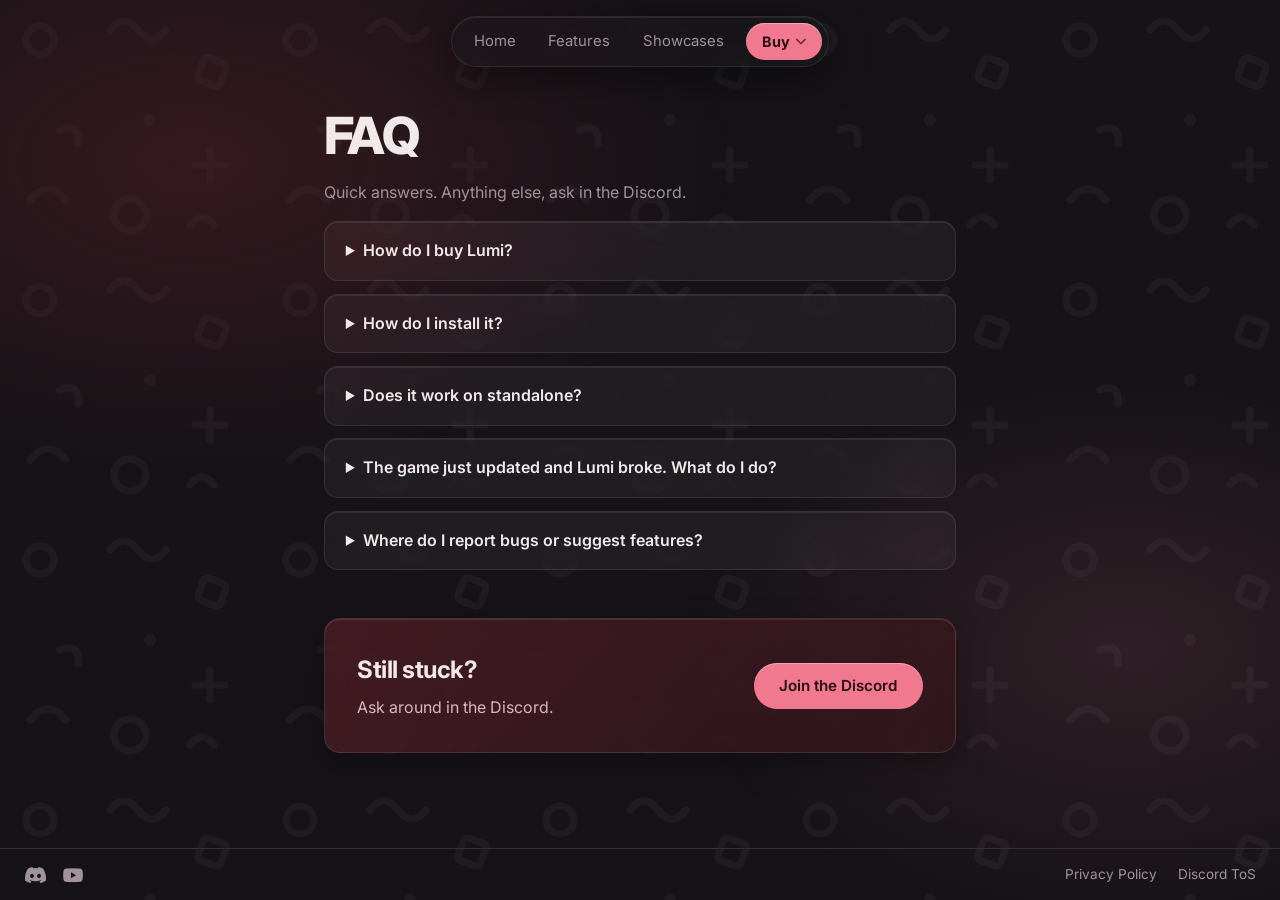
<file: faq.html>
<!DOCTYPE html>
<html lang="en">
<head>
  <meta charset="UTF-8">
  <meta name="viewport" content="width=device-width, initial-scale=1">
  <title>FAQ — Lumi</title>
  <link rel="preconnect" href="https://fonts.googleapis.com">
  <link rel="preconnect" href="https://fonts.gstatic.com" crossorigin>
  <link href="https://fonts.googleapis.com/css2?family=Inter:wght@400;500;600;700;800&display=swap" rel="stylesheet">
  <link rel="stylesheet" href="css/style.css">
  <link rel="stylesheet" href="https://cdnjs.cloudflare.com/ajax/libs/font-awesome/6.7.2/css/all.min.css">
</head>
<body>
  <nav>
    <div class="links">
      <a href="index.html">Home</a>
      <a href="features.html">Features</a>
      <a href="showcases.html">Showcases</a>
    </div>
    <div class="buy" data-buy>
      <button type="button" class="nav-cta buy-trigger" aria-haspopup="menu" aria-expanded="false">
        Buy <i class="fa-solid fa-chevron-down"></i>
      </button>
      <div class="buy-menu" role="menu">
        <a href="https://discord.gg/untitledmenu" role="menuitem">
          <span class="icon"><i class="fa-solid fa-bolt"></i></span>
          <span class="label"><strong>Buy Untitled</strong><span>Stable release</span></span>
        </a>
        <a href="https://discord.gg/untitledmenu" role="menuitem">
          <span class="icon"><i class="fa-solid fa-flask"></i></span>
          <span class="label"><strong>Buy Untitled (Beta)</strong><span>Early features, cutting edge</span></span>
        </a>
      </div>
    </div>
  </nav>

  <main class="prose">
    <h1>FAQ</h1>
    <p class="muted">Quick answers. Anything else, ask in the Discord.</p>

    <details>
      <summary>How do I buy Lumi?</summary>
      <p>Only purchase through reseller.best, anything else is a scam.</p>
    </details>

    <details>
      <summary>How do I install it?</summary>
      <p>Go to wyvern.im/download, and run the loader. Disable antivirus if needed.</p>
    </details>

    <details>
      <summary>Does it work on standalone?</summary>
      <p>Unfortunately, no. However, we plan on implementing it.</p>
    </details>

    <details>
      <summary>The game just updated and Lumi broke. What do I do?</summary>
      <p>Wait for an update. Watch the announcements channel in the Discord.</p>
    </details>

    <details>
      <summary>Where do I report bugs or suggest features?</summary>
      <p>Find the bug & suggestion channels in the Discord and make a post through there.</p>
    </details>

    <div class="band">
      <div>
        <h2>Still stuck?</h2>
        <p>Ask around in the Discord.</p>
      </div>
      <a class="btn btn-primary" href="https://discord.com">Join the Discord</a>
    </div>
  </main>

  <footer>
    <div class="foot-inner">
      <div class="socials">
        <a href="https://discord.com" aria-label="Discord"><i class="fa-brands fa-discord"></i></a>
        <a href="https://youtube.com" aria-label="YouTube"><i class="fa-brands fa-youtube"></i></a>
      </div>
      <div class="links">
        <a href="privacy.html">Privacy Policy</a>
        <a href="https://discord.com/terms">Discord ToS</a>
      </div>
    </div>
  </footer>
  <script>
    document.querySelectorAll('[data-buy]').forEach((el) => {
      const trigger = el.querySelector('.buy-trigger');
      trigger.addEventListener('click', (e) => {
        e.stopPropagation();
        const open = el.dataset.open === 'true';
        document.querySelectorAll('[data-buy]').forEach((o) => { o.dataset.open = 'false'; o.querySelector('.buy-trigger').setAttribute('aria-expanded', 'false'); });
        if (!open) { el.dataset.open = 'true'; trigger.setAttribute('aria-expanded', 'true'); }
      });
    });
    document.addEventListener('click', () => {
      document.querySelectorAll('[data-buy]').forEach((o) => { o.dataset.open = 'false'; o.querySelector('.buy-trigger').setAttribute('aria-expanded', 'false'); });
    });
  </script>
</body>
</html>
</file>
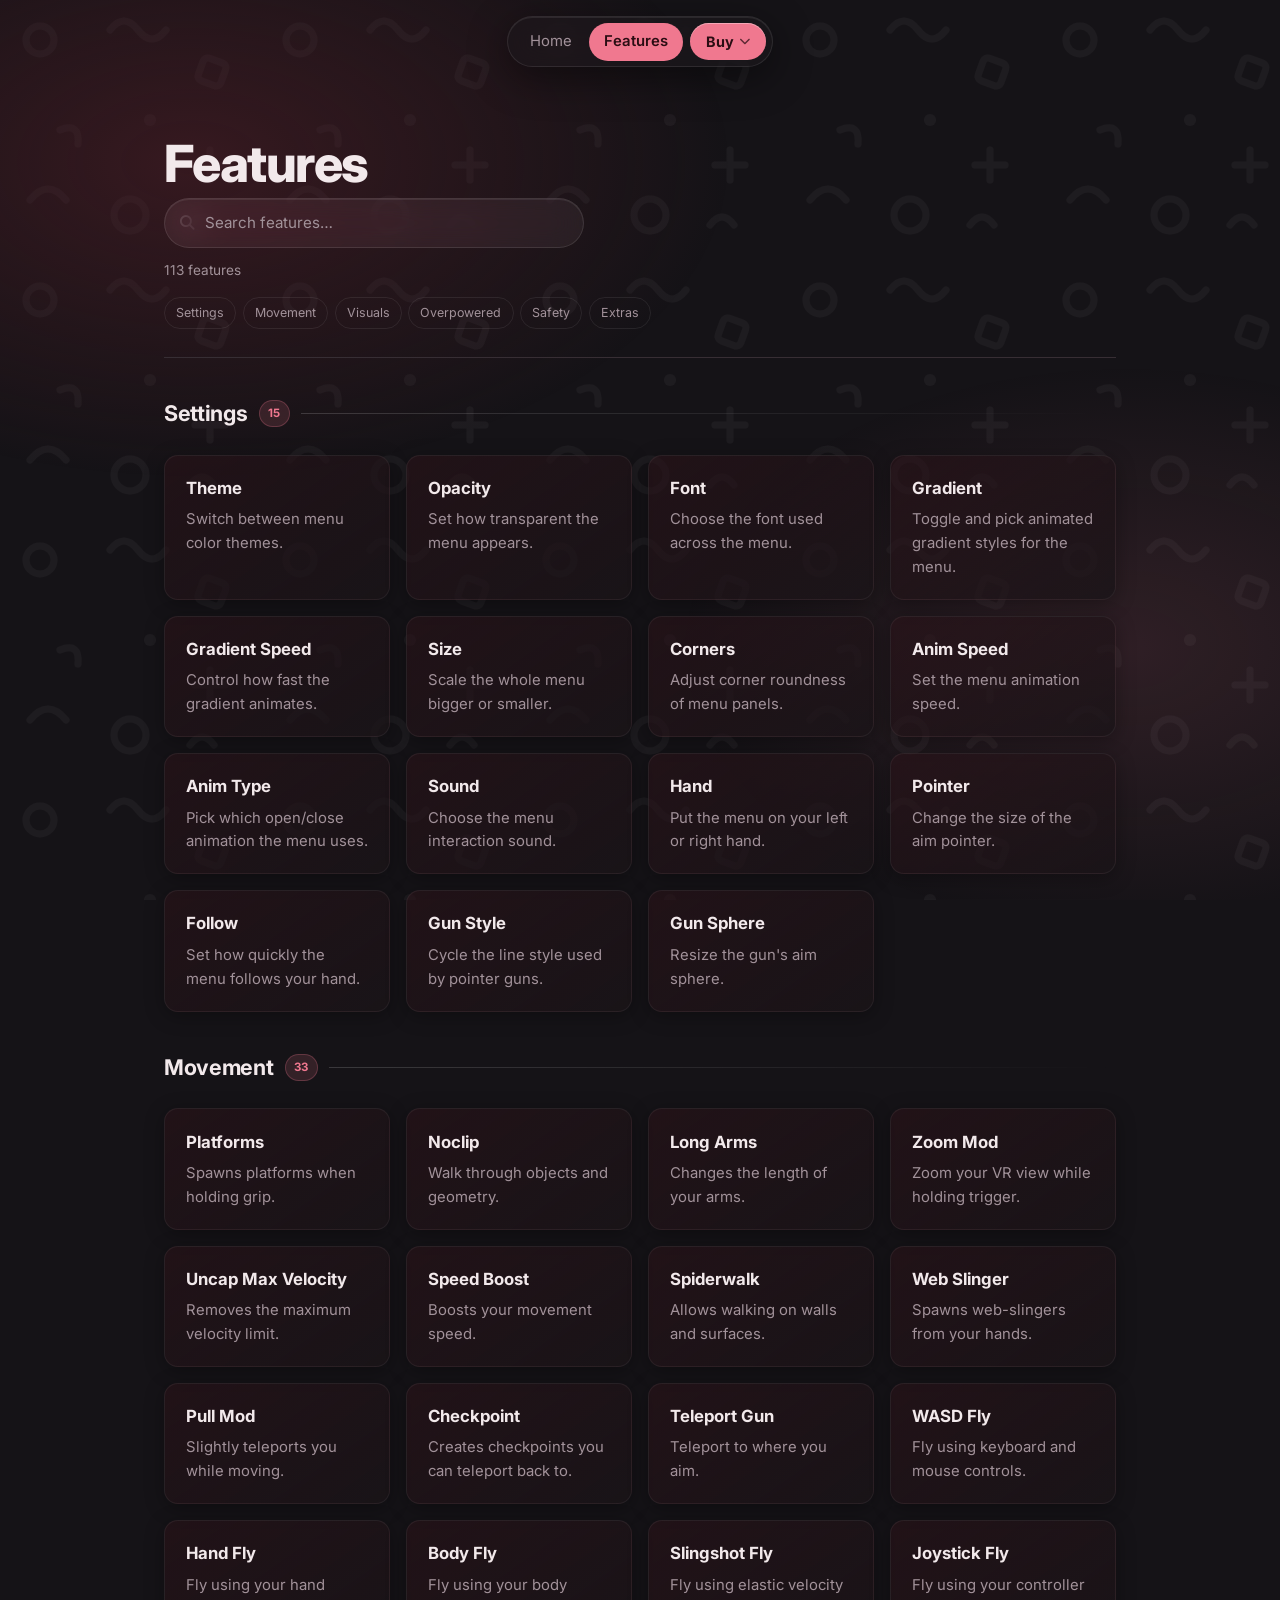
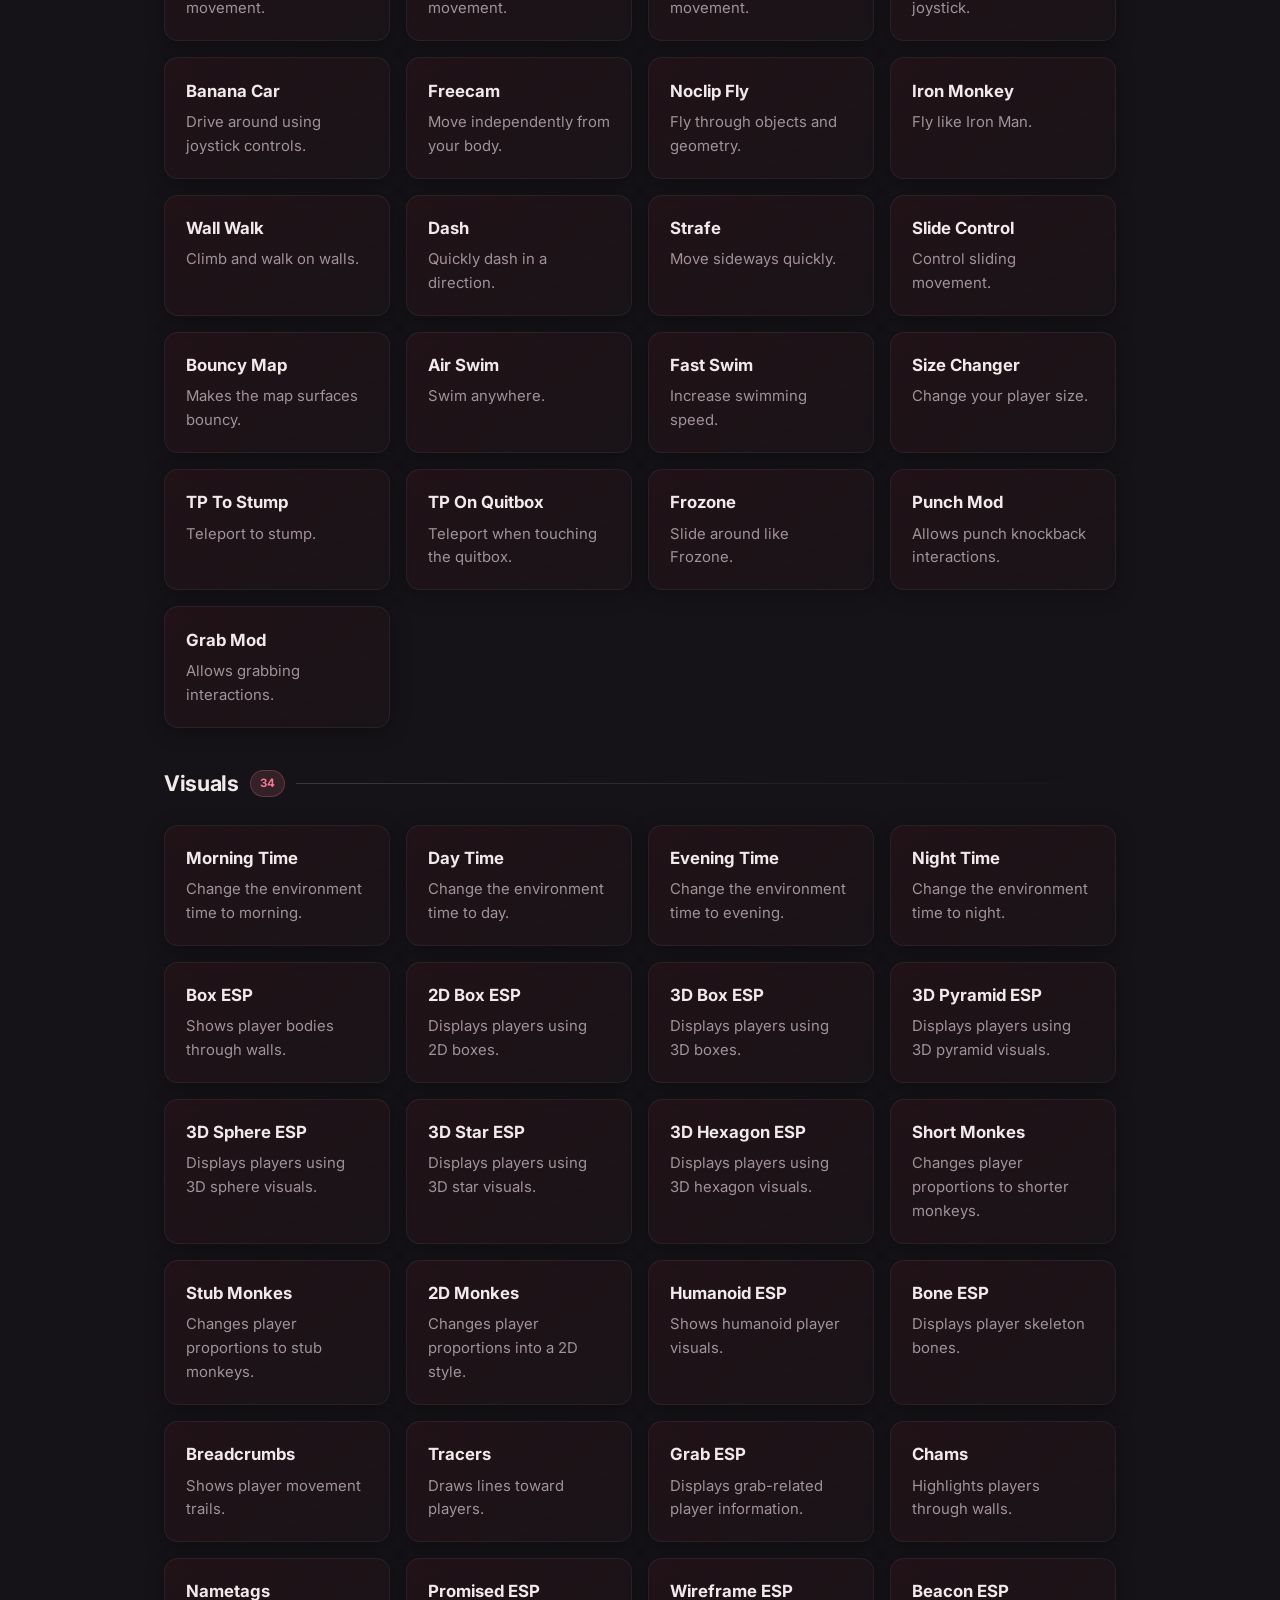
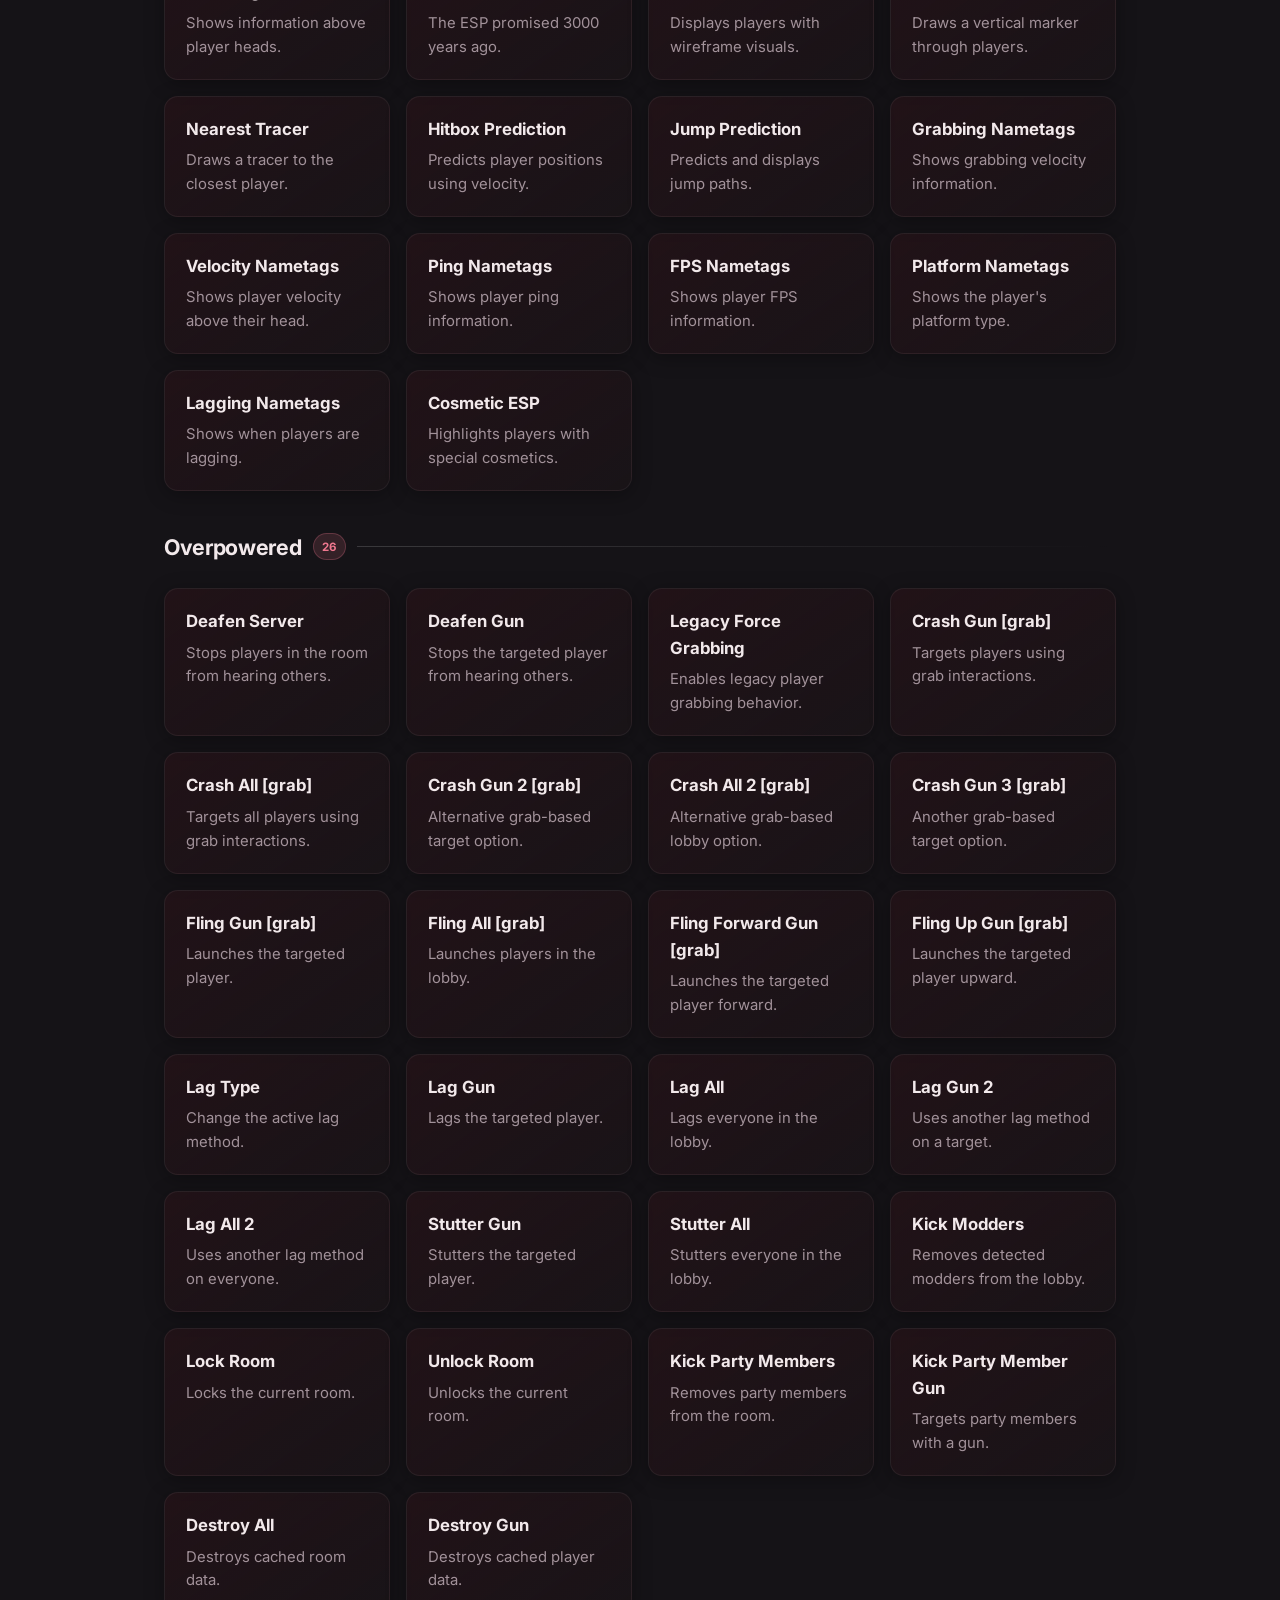
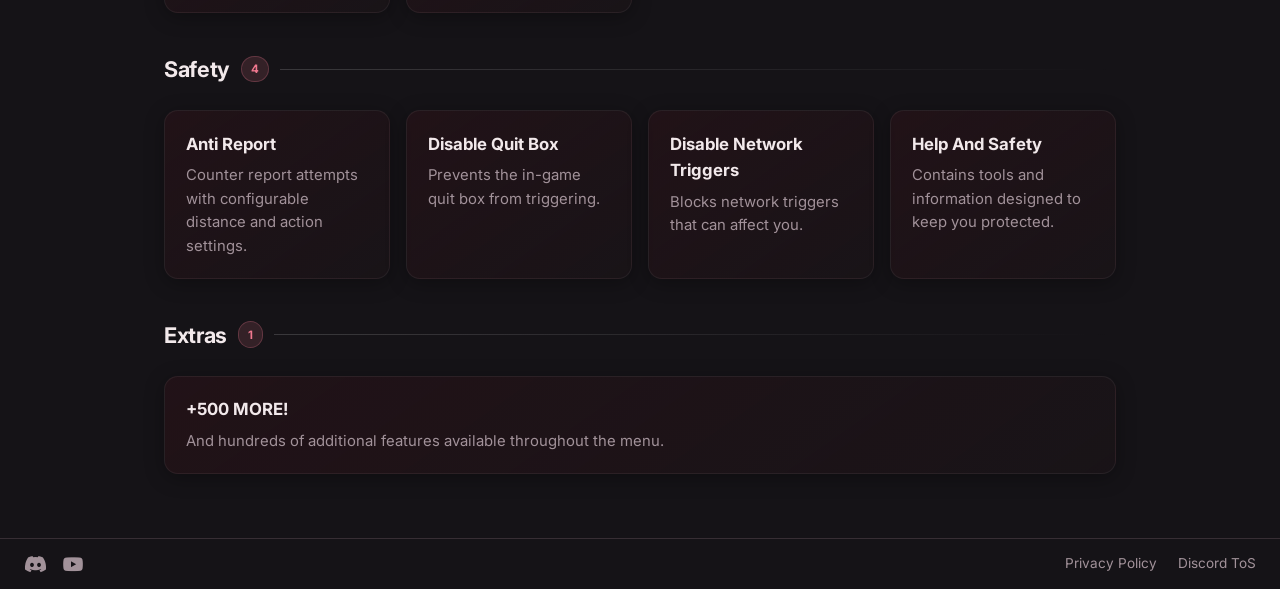
<file: features.html>
<!DOCTYPE html>
<html lang="en">
<head>
  <meta charset="UTF-8">
  <meta name="viewport" content="width=device-width, initial-scale=1">
  <title>Features, Untitled</title>
  <link rel="preconnect" href="https://fonts.googleapis.com">
  <link rel="preconnect" href="https://fonts.gstatic.com" crossorigin>
  <link href="https://fonts.googleapis.com/css2?family=Inter:wght@400;500;600;700;800&display=swap" rel="stylesheet">
  <link rel="stylesheet" href="css/style.css">
  <link rel="stylesheet" href="https://cdnjs.cloudflare.com/ajax/libs/font-awesome/6.7.2/css/all.min.css">
</head>
<body>
 <div id="navbar-container"></div>
<script>
  function initBuyDropdown(){
    if (window.__buyInit) return;
    window.__buyInit = true;
    document.querySelectorAll('[data-buy]').forEach((el) => {
      const trigger = el.querySelector('.buy-trigger');
      if (!trigger) return;
      trigger.addEventListener('click', (e) => {
        e.stopPropagation();
        const open = el.dataset.open === 'true';
        document.querySelectorAll('[data-buy]').forEach((o) => { o.dataset.open = 'false'; if (o.querySelector('.buy-trigger')) o.querySelector('.buy-trigger').setAttribute('aria-expanded', 'false'); });
        if (!open) { el.dataset.open = 'true'; trigger.setAttribute('aria-expanded', 'true'); }
      });
    });
    document.addEventListener('click', () => {
      document.querySelectorAll('[data-buy]').forEach((o) => { o.dataset.open = 'false'; if (o.querySelector('.buy-trigger')) o.querySelector('.buy-trigger').setAttribute('aria-expanded', 'false'); });
    });
    document.addEventListener('keydown', (e) => {
      if (e.key === 'Escape') document.querySelectorAll('[data-buy]').forEach((o) => { o.dataset.open = 'false'; if (o.querySelector('.buy-trigger')) o.querySelector('.buy-trigger').setAttribute('aria-expanded', 'false'); });
    });
  }

  function setActiveNav(){
    const container = document.getElementById('navbar-container');
    if (!container) return;
    const links = container.querySelectorAll('nav .links a');
    const current = location.href.split('/').pop().split('?')[0].split('#')[0] || 'index.html';
    links.forEach(a => {
      const href = a.getAttribute('href');
      if (!href) return a.removeAttribute('aria-current');
      const name = href.split('/').pop();
      if (name.toLowerCase() === current.toLowerCase() || (name === 'index.html' && current === '')) a.setAttribute('aria-current', 'page');
      else a.removeAttribute('aria-current');
    });
  }

  fetch('./navbar.html')
    .then(r => r.text())
    .then(html => {
      document.getElementById('navbar-container').innerHTML = html;
      initBuyDropdown();
      setActiveNav();
    });
</script>

  <main>
    <header class="page-head">
      <h1>Features</h1>
      <div class="search-wrap">
        <i class="fa-solid fa-magnifying-glass" aria-hidden="true"></i>
        <input type="search" id="feature-search" class="search" placeholder="Search features…" aria-label="Search features" autocomplete="off">
      </div>
      <p class="result-count" id="result-count" aria-live="polite"></p>
      <div class="chips" id="chips"></div>
    </header>

    <div id="feature-list"></div>
    <p id="no-results" class="muted" hidden>No features match that search.</p>


  </main>

  <footer>
    <div class="foot-inner">
      <div class="socials">
        <a href="https://discord.com" aria-label="Discord"><i class="fa-brands fa-discord"></i></a>
        <a href="https://youtube.com" aria-label="YouTube"><i class="fa-brands fa-youtube"></i></a>
      </div>
      <div class="links">
        <a href="privacy.html">Privacy Policy</a>
        <a href="https://discord.com/terms">Discord ToS</a>
      </div>
    </div>
  </footer>

  <script>
    const list = document.getElementById('feature-list');
    const search = document.getElementById('feature-search');
    const noResults = document.getElementById('no-results');
    const count = document.getElementById('result-count');
    let data = { categories: [] };

    // wrap matched query text in <mark>, safely
    function highlight(text, q) {
      const frag = document.createDocumentFragment();
      if (!q) {
        frag.append(text);
        return frag;
      }
      const lower = text.toLowerCase();
      let i = 0;
      let hit;
      while ((hit = lower.indexOf(q, i)) !== -1) {
        if (hit > i) frag.append(text.slice(i, hit));
        const mark = document.createElement('mark');
        mark.textContent = text.slice(hit, hit + q.length);
        frag.append(mark);
        i = hit + q.length;
      }
      frag.append(text.slice(i));
      return frag;
    }

    function render(query) {
      const q = query.trim().toLowerCase();
      list.innerHTML = '';
      let shown = 0;
      let step = 0;

      for (const cat of data.categories) {
        const matches = cat.features.filter((f) =>
          !q || f.title.toLowerCase().includes(q) || f.description.toLowerCase().includes(q)
        );
        if (!matches.length) continue;
        shown += matches.length;

        const head = document.createElement('div');
        head.className = 'cat-head enter';
        head.id = 'cat-' + cat.name.toLowerCase().replace(/\s+/g, '-');
        head.style.animationDelay = `${step++ * 35}ms`;
        const h2 = document.createElement('h2');
        h2.textContent = cat.name;
        const badge = document.createElement('span');
        badge.className = 'count';
        badge.textContent = matches.length;
        const rule = document.createElement('span');
        rule.className = 'rule';
        head.append(h2, badge, rule);
        list.appendChild(head);

        const grid = document.createElement('div');
        grid.className = 'grid';
        for (const f of matches) {
          const card = document.createElement('div');
          card.className = 'card enter';
          card.style.animationDelay = `${step++ * 35}ms`;

          const h3 = document.createElement('h3');
          h3.append(highlight(f.title, q));

          const p = document.createElement('p');
          p.append(highlight(f.description, q));

          card.append(h3, p);
          grid.appendChild(card);
        }
        list.appendChild(grid);
      }

      noResults.hidden = shown > 0;
      count.textContent = q
        ? `${shown} feature${shown === 1 ? '' : 's'} match "${query.trim()}"`
        : `${shown} features`;
    }

    function renderChips() {
      const chips = document.getElementById('chips');
      chips.innerHTML = '';
      for (const cat of data.categories) {
        const a = document.createElement('a');
        a.href = '#cat-' + cat.name.toLowerCase().replace(/\s+/g, '-');
        a.textContent = cat.name;
        chips.appendChild(a);
      }
    }

    fetch('features.json')
      .then((r) => r.json())
      .then((json) => { data = json; renderChips(); render(''); })
      .catch(() => {
        noResults.textContent = 'Could not load features';
        noResults.hidden = false;
      });

    let debounce;
    search.addEventListener('input', () => {
      clearTimeout(debounce);
      debounce = setTimeout(() => render(search.value), 90);
    });

    // buy dropdown: initialization is handled by `initBuyDropdown()` called after navbar injection
  </script>
</body>
</html>
</file>
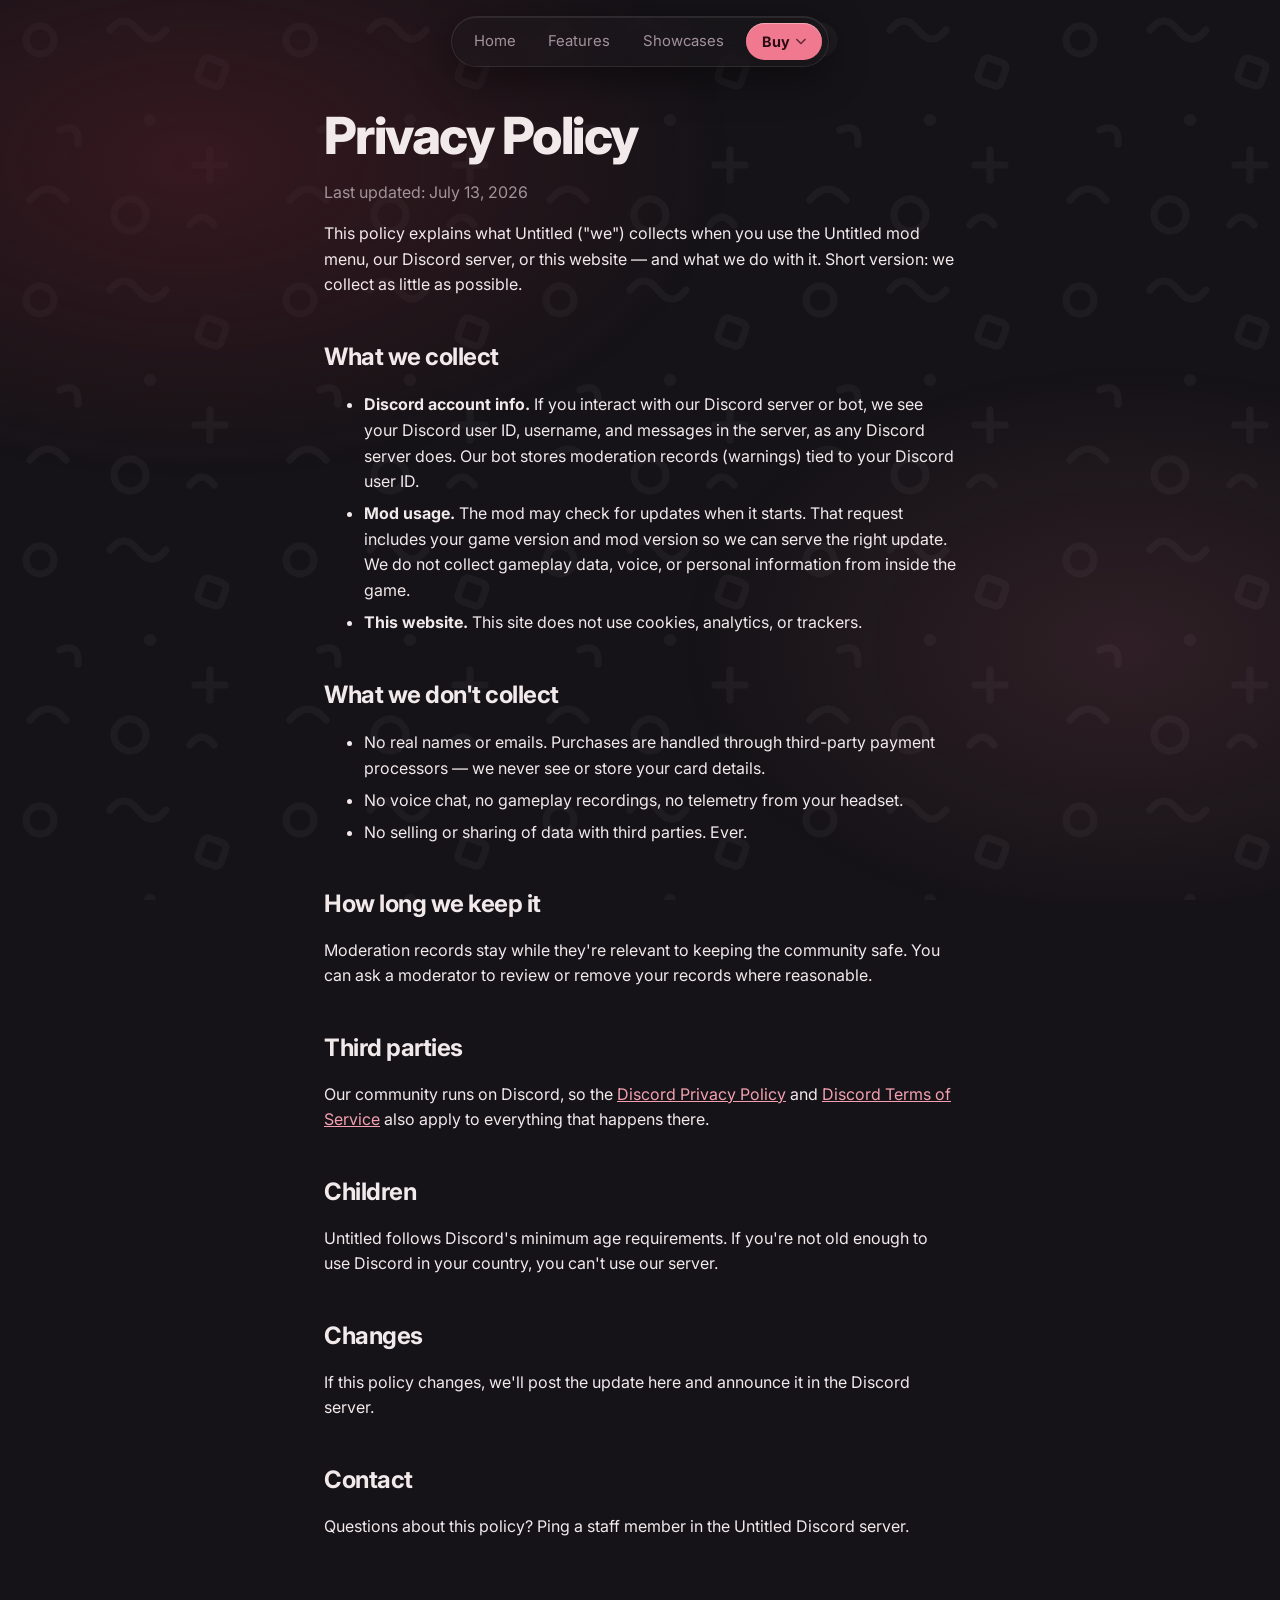
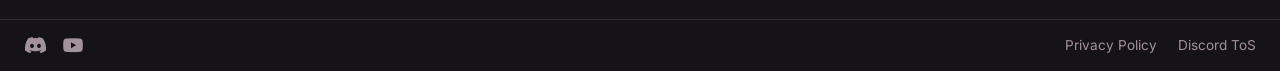
<file: privacy.html>
<!DOCTYPE html>
<html lang="en">
<head>
  <meta charset="UTF-8">
  <meta name="viewport" content="width=device-width, initial-scale=1">
  <title>Privacy Policy, Untitled</title>
  <link rel="preconnect" href="https://fonts.googleapis.com">
  <link rel="preconnect" href="https://fonts.gstatic.com" crossorigin>
  <link href="https://fonts.googleapis.com/css2?family=Inter:wght@400;500;600;700;800&display=swap" rel="stylesheet">
  <link rel="stylesheet" href="css/style.css">
  <link rel="stylesheet" href="https://cdnjs.cloudflare.com/ajax/libs/font-awesome/6.7.2/css/all.min.css">
</head>
<body>
  <nav>
    <div class="links">
      <a href="index.html">Home</a>
      <a href="features.html">Features</a>
      <a href="showcases.html">Showcases</a>
    </div>
    <div class="buy" data-buy>
      <button type="button" class="nav-cta buy-trigger" aria-haspopup="menu" aria-expanded="false">
        Buy <i class="fa-solid fa-chevron-down"></i>
      </button>
      <div class="buy-menu" role="menu">
        <a href="https://discord.gg/untitledmenu" role="menuitem">
          <span class="icon"><i class="fa-solid fa-bolt"></i></span>
          <span class="label"><strong>Buy Untitled</strong><span>Stable release</span></span>
        </a>
        <a href="https://discord.gg/untitledmenu" role="menuitem">
          <span class="icon"><i class="fa-solid fa-flask"></i></span>
          <span class="label"><strong>Buy Untitled (Beta)</strong><span>Early features, cutting edge</span></span>
        </a>
      </div>
    </div>
  </nav>

  <main class="prose">
    <h1>Privacy Policy</h1>
    <p class="muted">Last updated: July 13, 2026</p>

    <p>This policy explains what Untitled ("we") collects when you use the Untitled mod menu, our Discord server, or this website — and what we do with it. Short version: we collect as little as possible.</p>

    <h2>What we collect</h2>
    <ul>
      <li><strong>Discord account info.</strong> If you interact with our Discord server or bot, we see your Discord user ID, username, and messages in the server, as any Discord server does. Our bot stores moderation records (warnings) tied to your Discord user ID.</li>
      <li><strong>Mod usage.</strong> The mod may check for updates when it starts. That request includes your game version and mod version so we can serve the right update. We do not collect gameplay data, voice, or personal information from inside the game.</li>
      <li><strong>This website.</strong> This site does not use cookies, analytics, or trackers.</li>
    </ul>

    <h2>What we don't collect</h2>
    <ul>
      <li>No real names or emails. Purchases are handled through third-party payment processors — we never see or store your card details.</li>
      <li>No voice chat, no gameplay recordings, no telemetry from your headset.</li>
      <li>No selling or sharing of data with third parties. Ever.</li>
    </ul>

    <h2>How long we keep it</h2>
    <p>Moderation records stay while they're relevant to keeping the community safe. You can ask a moderator to review or remove your records where reasonable.</p>

    <h2>Third parties</h2>
    <p>Our community runs on Discord, so the <a href="https://discord.com/privacy">Discord Privacy Policy</a> and <a href="https://discord.com/terms">Discord Terms of Service</a> also apply to everything that happens there.</p>

    <h2>Children</h2>
    <p>Untitled follows Discord's minimum age requirements. If you're not old enough to use Discord in your country, you can't use our server.</p>

    <h2>Changes</h2>
    <p>If this policy changes, we'll post the update here and announce it in the Discord server.</p>

    <h2>Contact</h2>
    <p>Questions about this policy? Ping a staff member in the Untitled Discord server.</p>
  </main>

  <footer>
    <div class="foot-inner">
      <div class="socials">
        <a href="https://discord.com" aria-label="Discord"><i class="fa-brands fa-discord"></i></a>
        <a href="https://youtube.com" aria-label="YouTube"><i class="fa-brands fa-youtube"></i></a>
      </div>
      <div class="links">
        <a href="privacy.html">Privacy Policy</a>
        <a href="https://discord.com/terms">Discord ToS</a>
      </div>
    </div>
  </footer>
  <script>
    document.querySelectorAll('[data-buy]').forEach((el) => {
      const trigger = el.querySelector('.buy-trigger');
      trigger.addEventListener('click', (e) => {
        e.stopPropagation();
        const open = el.dataset.open === 'true';
        document.querySelectorAll('[data-buy]').forEach((o) => { o.dataset.open = 'false'; o.querySelector('.buy-trigger').setAttribute('aria-expanded', 'false'); });
        if (!open) { el.dataset.open = 'true'; trigger.setAttribute('aria-expanded', 'true'); }
      });
    });
    document.addEventListener('click', () => {
      document.querySelectorAll('[data-buy]').forEach((o) => { o.dataset.open = 'false'; o.querySelector('.buy-trigger').setAttribute('aria-expanded', 'false'); });
    });
  </script>
</body>
</html>
</file>
<file: css/style.css>
html { font-size: 100%; }

:root {
  --ink: #151317;
  --card: #201c20;
  --wine: #521e27;
  --wine-deep: #3a151c;
  --rose: #f0788f;
  --rose-soft: #f4a0b0;
  --text: #f2e9eb;
  --muted: #a2929a;
  --line: #372e34;
  --radius: 12px;
}

* { box-sizing: border-box; }

body {
  margin: 0;
  min-height: 100vh;
  display: flex;
  flex-direction: column;
  color: var(--text);
  font-family: "Inter", system-ui, sans-serif;
  line-height: 1.6;
  background-color: var(--ink);
  /* memphis doodles over the whole site, like the banner */
  background-image: url("data:image/svg+xml,%3Csvg xmlns='http://www.w3.org/2000/svg' width='260' height='260' viewBox='0 0 260 260'%3E%3Cg fill='none' stroke='%23ffffff' stroke-opacity='0.04' stroke-width='7' stroke-linecap='round'%3E%3Ccircle cx='40' cy='40' r='14'/%3E%3Cpath d='M110 30 q14 -18 28 0 q14 18 28 0'/%3E%3Crect x='200' y='60' width='24' height='24' rx='5' transform='rotate(20 212 72)'/%3E%3Cpath d='M60 130 q20 -8 18 14'/%3E%3Ccircle cx='150' cy='120' r='6' fill='%23ffffff' fill-opacity='0.04' stroke='none'/%3E%3Cpath d='M210 150 v30 M195 165 h30'/%3E%3Cpath d='M30 200 q18 -22 36 0'/%3E%3Ccircle cx='130' cy='215' r='16'/%3E%3Cpath d='M190 225 q12 -16 24 0'/%3E%3C/g%3E%3C/svg%3E");
  background-attachment: fixed;
}

/* ambient wine light so the glass has something to refract */
body::before {
  content: "";
  position: fixed;
  inset: 0;
  z-index: -1;
  pointer-events: none;
  background:
    radial-gradient(60vw 50vh at 15% 18%, rgba(82, 30, 39, 0.55), transparent 70%),
    radial-gradient(50vw 45vh at 88% 72%, rgba(240, 120, 143, 0.12), transparent 70%);
}

a { color: var(--rose-soft); }

/* ---------- floating glass nav ---------- */
nav {
  position: sticky;
  top: 1rem;
  z-index: 20;
  width: fit-content;
  max-width: calc(100% - 2rem);
  margin: 1rem auto 0;
  padding: 0.35rem 0.4rem;
  border-radius: 999px;
  display: flex;
  align-items: center;
  gap: 0.4rem;
  background: rgba(28, 24, 28, 0.6);
  border: 1px solid rgba(255, 255, 255, 0.09);
  backdrop-filter: blur(18px) saturate(1.6);
  -webkit-backdrop-filter: blur(18px) saturate(1.6);
  box-shadow:
    inset 0 1px 0 rgba(255, 255, 255, 0.08),
    0 10px 40px rgba(0, 0, 0, 0.45);
}

nav .links {
  display: flex;
  gap: 0.15rem;
  align-items: center;
  font-size: 0.93rem;
  flex-wrap: wrap;
}

nav .links a {
  color: var(--muted);
  text-decoration: none;
  padding: 0.45rem 0.95rem;
  border-radius: 999px;
  transition: color 0.18s ease, background 0.18s ease;
  position: relative;
}

nav .nav-cta {
  display: inline-flex;
  align-items: center;
  gap: 0.35rem;
  padding: 0.45rem 0.95rem 0.45rem 1rem;
  border-radius: 999px;
  background: var(--rose);
  color: #2a0d13;
  font-weight: 700;
  font-size: 0.9rem;
  text-decoration: none;
  border: none;
  cursor: pointer;
  box-shadow: inset 0 1px 0 rgba(255, 255, 255, 0.35);
  transition: background 0.18s ease, transform 0.18s ease;
}

nav .nav-cta:hover { background: var(--rose-soft); transform: translateY(-1px); }
nav .nav-cta .fa-chevron-down { font-size: 0.7rem; opacity: 0.75; }

nav .links a:hover,
nav .links a:focus-visible {
  color: var(--text);
  background: rgba(255, 255, 255, 0.06);
}

/* pill marking the page you're on */
nav .links a[aria-current="page"] {
  color: #2a0d13;
  font-weight: 600;
  background: var(--rose);
}

/* ---------- shared layout ---------- */
main {
  flex: 1;
  width: 100%;
  max-width: 1000px;
  margin: 0 auto;
  padding: 2.5rem 1.5rem 4rem;
}

h1 {
  font-size: clamp(2.2rem, 6vw, 3.2rem);
  font-weight: 800;
  letter-spacing: -0.03em;
  line-height: 1.1;
  margin: 0 0 1rem;
}

h2 {
  font-size: 1.5rem;
  font-weight: 700;
  letter-spacing: -0.02em;
  color: var(--text);
  margin: 2.5rem 0 0.9rem;
}

p { margin: 0 0 1rem; }

.muted { color: var(--muted); }

.accent { color: var(--rose); }

/* ---------- buttons ---------- */
.btn {
  display: inline-flex;
  align-items: center;
  justify-content: center;
  line-height: 1;
  padding: 0 1.6rem;
  height: 2.9rem;
  border-radius: 999px;
  font-weight: 600;
  font-size: 0.95rem;
  text-decoration: none;
  white-space: nowrap;
  transition: transform 0.18s ease, background 0.18s ease, border-color 0.18s ease;
}

.btn:hover { transform: translateY(-2px); }

/* ---------- search ---------- */
.search {
  width: 100%;
  max-width: 420px;
  margin-top: 0.5rem;
  padding: 0.75rem 1.1rem;
  border-radius: 999px;
  border: 1px solid rgba(255, 255, 255, 0.1);
  background: rgba(255, 255, 255, 0.05);
  backdrop-filter: blur(16px) saturate(1.4);
  -webkit-backdrop-filter: blur(16px) saturate(1.4);
  box-shadow: inset 0 1px 0 rgba(255, 255, 255, 0.08);
  color: var(--text);
  font: inherit;
  font-size: 0.95rem;
}

.search::placeholder { color: var(--muted); }

.search {
  transition: border-color 0.2s ease, box-shadow 0.2s ease, max-width 0.25s ease;
}

.search:focus {
  outline: none;
  border-color: var(--rose);
  box-shadow: 0 0 0 3px rgba(240, 120, 143, 0.15);
  max-width: 480px;
}

.btn:focus-visible { outline: 3px solid var(--rose-soft); outline-offset: 3px; }

.btn-primary {
  background: var(--rose);
  color: #2a0d13;
  box-shadow: inset 0 1px 0 rgba(255, 255, 255, 0.35);
}

.btn-primary:hover { background: var(--rose-soft); }

/* glass pill, matches the nav and cards */
.btn-ghost {
  background: rgba(255, 255, 255, 0.05);
  border: 1px solid rgba(255, 255, 255, 0.12);
  backdrop-filter: blur(14px) saturate(1.4);
  -webkit-backdrop-filter: blur(14px) saturate(1.4);
  box-shadow: inset 0 1px 0 rgba(255, 255, 255, 0.08);
  color: var(--text);
}

.btn-ghost:hover {
  background: rgba(255, 255, 255, 0.09);
  border-color: rgba(240, 120, 143, 0.5);
}

.cta-row { display: flex; flex-wrap: wrap; gap: 0.8rem; margin-top: 1.8rem; }

/* ---------- home hero ---------- */
.hero {
  display: grid;
  grid-template-columns: 1.2fr 0.8fr;
  align-items: center;
  gap: 2rem;
  padding: 2.5rem 0 1rem;
}

.hero h1 {
  font-size: clamp(3.5rem, 10vw, 6rem);
  color: var(--rose);
  margin: 0;
}

.hero .tagline {
  font-size: clamp(1.15rem, 3vw, 1.5rem);
  font-weight: 500;
  margin: 0.6rem 0 0;
}

.hero .sub { margin-top: 0.8rem; max-width: 44ch; color: var(--muted); }

.hero img {
  width: min(300px, 65vw);
  height: auto;
  justify-self: center;
  user-select: none;
  -webkit-user-select: none;
  -webkit-user-drag: none;
  pointer-events: none;
}

/* ---------- cards ---------- */
.grid {
  display: grid;
  grid-template-columns: repeat(auto-fit, minmax(220px, 1fr));
  gap: 1rem;
  margin-top: 1.5rem;
}

.card {
  position: relative;
  overflow: hidden;
  border-radius: 14px;
  padding: 1.2rem 1.3rem;
  background: linear-gradient(145deg, rgba(42, 18, 24, 0.6), rgba(26, 20, 24, 0.8));
  border: 1px solid rgba(255, 255, 255, 0.06);
  box-shadow: 0 4px 20px rgba(0, 0, 0, 0.3);
  transition: border-color 0.22s ease, transform 0.22s ease, box-shadow 0.22s ease, background 0.22s ease;
}

.card:hover {
  transform: translateY(-3px);
  background: linear-gradient(145deg, rgba(52, 22, 30, 0.7), rgba(32, 24, 28, 0.85));
  border-color: rgba(240, 120, 143, 0.3);
  box-shadow: 0 8px 30px rgba(0, 0, 0, 0.4);
}

.card h3, .card p { position: relative; }

/* staggered entrance for search results */
@keyframes card-in {
  from { opacity: 0; transform: translateY(10px); }
  to { opacity: 1; transform: translateY(0); }
}

.card.enter,
h2.enter {
  animation: card-in 0.32s cubic-bezier(0.2, 0.8, 0.3, 1) both;
}

mark {
  background: rgba(240, 120, 143, 0.22);
  color: var(--rose-soft);
  border-radius: 3px;
  padding: 0 2px;
}

.result-count {
  margin-top: 0.7rem;
  font-size: 0.85rem;
  color: var(--muted);
  min-height: 1.2em;
}

@media (prefers-reduced-motion: reduce) {
  .card, .card.enter, h2.enter { animation: none; transition: none; }
}

.card h3 { margin: 0 0 0.4rem; font-size: 1.05rem; font-weight: 700; }

.card p { margin: 0; color: var(--muted); font-size: 0.93rem; }

/* ---------- wine band ---------- */
.band {
  background: linear-gradient(135deg, rgba(82, 30, 39, 0.75), rgba(58, 21, 28, 0.55));
  border: 1px solid rgba(255, 255, 255, 0.1);
  backdrop-filter: blur(18px) saturate(1.4);
  -webkit-backdrop-filter: blur(18px) saturate(1.4);
  box-shadow: inset 0 1px 0 rgba(255, 255, 255, 0.1), 0 10px 30px rgba(0, 0, 0, 0.3);
  border-radius: 16px;
  padding: 2rem;
  margin-top: 3rem;
  display: flex;
  flex-wrap: wrap;
  align-items: center;
  justify-content: space-between;
  gap: 1.2rem;
}

.band h2 { margin: 0 0 0.3rem; }

.band p { margin: 0; color: #d8b7be; max-width: 50ch; }

/* ---------- prose pages (faq, privacy) ---------- */
.prose { max-width: 68ch; }

.prose li { margin-bottom: 0.4rem; }

details {
  background: rgba(255, 255, 255, 0.045);
  border: 1px solid rgba(255, 255, 255, 0.09);
  backdrop-filter: blur(16px) saturate(1.4);
  -webkit-backdrop-filter: blur(16px) saturate(1.4);
  box-shadow: inset 0 1px 0 rgba(255, 255, 255, 0.08);
  border-radius: 14px;
  padding: 1rem 1.3rem;
  margin-bottom: 0.8rem;
  transition: border-color 0.2s ease, background 0.2s ease;
}

details:hover { border-color: rgba(240, 120, 143, 0.35); }

details[open] { background: rgba(255, 255, 255, 0.065); }

details summary {
  cursor: pointer;
  font-weight: 600;
}

details[open] summary { color: var(--rose); margin-bottom: 0.5rem; }

/* ---------- footer ---------- */
footer {
  border-top: 1px solid var(--line);
  padding: 0.9rem 1.5rem;
}

.foot-inner {
  width: 100%;
  display: flex;
  flex-wrap: wrap;
  align-items: center;
  justify-content: space-between;
  gap: 1.5rem;
  color: var(--muted);
  font-size: 0.85rem;
}

.socials {
  display: flex;
  gap: 1rem;
  align-items: center;
  font-size: 1.15rem;
}

.socials a {
  color: var(--muted);
  display: inline-flex;
  text-decoration: none;
}

.socials a:hover, .socials a:focus-visible { color: var(--rose); }

main.center {
  display: flex;
  flex-direction: column;
  align-items: stretch;
  justify-content: center;
  flex: 1;
}

main.center .hero { width: 100%; }

.foot-inner .links { display: flex; gap: 1.3rem; }

.foot-inner a { color: var(--muted); text-decoration: none; }

.foot-inner a:hover, .foot-inner a:focus-visible { color: var(--rose-soft); }

@media (max-width: 720px) {
  .hero { grid-template-columns: 1fr; }
  .hero img { order: -1; }
  nav .brand { display: none; }
}

/* ---------- buy dropdown ---------- */
.buy {
  position: relative;
  display: inline-block;
}

.buy-trigger {
  display: inline-flex;
  align-items: center;
  gap: 0.55rem;
  cursor: pointer;
  border: none;
  font: inherit;
}

.buy-trigger .fa-chevron-down {
  font-size: 0.72rem;
  transition: transform 0.2s ease;
}

.buy[data-open="true"] .buy-trigger .fa-chevron-down { transform: rotate(180deg); }

.buy-menu {
  position: absolute;
  top: calc(100% + 0.55rem);
  left: 0;
  min-width: 240px;
  padding: 0.4rem;
  border-radius: 14px;
  background: rgba(28, 24, 28, 0.92);
  border: 1px solid rgba(255, 255, 255, 0.1);
  backdrop-filter: blur(20px) saturate(1.5);
  -webkit-backdrop-filter: blur(20px) saturate(1.5);
  box-shadow:
    inset 0 1px 0 rgba(255, 255, 255, 0.08),
    0 20px 50px rgba(0, 0, 0, 0.55);
  opacity: 0;
  transform: translateY(-6px) scale(0.98);
  pointer-events: none;
  transition: opacity 0.18s ease, transform 0.2s cubic-bezier(0.2, 0.8, 0.3, 1);
  z-index: 30;
}

.buy[data-open="true"] .buy-menu {
  opacity: 1;
  transform: translateY(0) scale(1);
  pointer-events: auto;
}

.buy-menu a {
  display: flex;
  align-items: center;
  gap: 0.75rem;
  padding: 0.7rem 0.85rem;
  border-radius: 10px;
  color: var(--text);
  text-decoration: none;
  transition: background 0.15s ease, color 0.15s ease;
}

.buy-menu a:hover, .buy-menu a:focus-visible {
  background: rgba(240, 120, 143, 0.14);
  color: var(--rose-soft);
  outline: none;
}

.buy-menu a .label { display: flex; flex-direction: column; line-height: 1.2; }
.buy-menu a .label strong { font-size: 0.95rem; font-weight: 700; }
.buy-menu a .label span { font-size: 0.78rem; color: var(--muted); margin-top: 2px; }
.buy-menu a .icon {
  width: 2rem; height: 2rem;
  display: inline-flex; align-items: center; justify-content: center;
  border-radius: 8px;
  background: rgba(240, 120, 143, 0.14);
  color: var(--rose);
  font-size: 0.9rem;
}

.buy-menu.right { left: auto; right: 0; }

/* dropdown from nav CTA: right-align */
nav .buy .buy-menu { left: auto; right: 0; }

/* ---------- features page header ---------- */
.page-head {
  position: relative;
  padding: 1.75rem 0;
  margin-bottom: 1rem;
  border-bottom: 1px solid var(--line);
}

.page-head h1 { margin: 0 0 0.4rem; }
.page-head .lede { max-width: 60ch; margin: 0 0 1.25rem; color: var(--muted); }

.search-wrap {
  position: relative;
  max-width: 460px;
}

.search-wrap .fa-magnifying-glass {
  position: absolute;
  left: 1rem;
  top: 50%;
  transform: translateY(-50%);
  color: var(--muted);
  font-size: 0.9rem;
  pointer-events: none;
}

.search-wrap .search { padding-left: 2.5rem; margin-top: 0; }

/* category chips (jump-to) */
.chips {
  display: flex;
  flex-wrap: wrap;
  gap: 0.4rem;
  margin: 1rem 0 0;
}

.chips a {
  font-size: 0.78rem;
  padding: 0.3rem 0.7rem;
  border-radius: 999px;
  background: transparent;
  border: 1px solid rgba(255, 255, 255, 0.08);
  color: var(--muted);
  text-decoration: none;
  transition: color 0.15s ease, background 0.15s ease, border-color 0.15s ease;
}

.chips a:hover {
  color: var(--rose-soft);
  border-color: rgba(240, 120, 143, 0.3);
}

/* category section header on features */
.cat-head {
  display: flex;
  align-items: center;
  gap: 0.7rem;
  margin: 2.4rem 0 0.5rem;
  scroll-margin-top: 5rem;
}

.cat-head h2 {
  margin: 0;
  font-size: 1.35rem;
  letter-spacing: -0.015em;
}

.cat-head .count {
  font-size: 0.72rem;
  font-weight: 700;
  color: var(--rose);
  padding: 0.2rem 0.55rem;
  border-radius: 999px;
  background: rgba(240, 120, 143, 0.14);
  border: 1px solid rgba(240, 120, 143, 0.25);
}

.cat-head .rule {
  flex: 1;
  height: 1px;
  align-self: center;
  background: linear-gradient(90deg, rgba(255,255,255,0.16), transparent);
}

/* feature card title */
.card h3 { color: var(--text); }

/* ---------- showcases marquee ---------- */
.showcases {
  margin-top: 3rem;
  padding-top: 2rem;
}

.showcases h2 {
  margin: 0 0 0.3rem;
  font-size: 1.6rem;
}

.showcases .sub {
  color: var(--muted);
  margin: 0 0 1.5rem;
}

.marquee {
  position: relative;
  overflow: hidden;
  width: 100%;
  border-radius: 16px;
  padding: 0.5rem 0;
  -webkit-mask-image: linear-gradient(90deg, transparent, #000 5%, #000 95%, transparent);
          mask-image: linear-gradient(90deg, transparent, #000 5%, #000 95%, transparent);
}

.marquee + .marquee { margin-top: 1rem; }

.marquee-track {
  display: flex;
  gap: 1rem;
  width: max-content;
  animation: scroll-x 40s linear infinite;
}

.marquee.reverse .marquee-track { animation-direction: reverse; animation-duration: 55s; }

.marquee:hover .marquee-track { animation-play-state: paused; }

@keyframes scroll-x {
  from { transform: translateX(0); }
  to { transform: translateX(-50%); }
}

.showcase {
  position: relative;
  flex: 0 0 auto;
  width: min(420px, 60vw);
  aspect-ratio: 16 / 10;
  border-radius: 14px;
  overflow: hidden;
  background:
    radial-gradient(80% 100% at 30% 20%, rgba(240, 120, 143, 0.14), transparent 70%),
    linear-gradient(135deg, #2a1218, #1a1418);
  border: 1px solid rgba(255, 255, 255, 0.09);
  box-shadow: inset 0 1px 0 rgba(255, 255, 255, 0.08), 0 8px 24px rgba(0, 0, 0, 0.45);
}

.showcase video, .showcase img, .showcase iframe {
  position: absolute; inset: 0;
  width: 100%; height: 100%;
  object-fit: cover;
  display: block;
  border: 0;
  background: #1a1418;
}

.showcase iframe {
  width: 130%; height: 130%;
  top: -15%; left: -15%;
  pointer-events: none;
}

.showcase .play-btn {
  position: absolute;
  inset: 0;
  display: flex; align-items: center; justify-content: center;
  background: rgba(0,0,0,0.35);
  cursor: pointer;
  transition: background 0.2s ease;
  z-index: 2;
}

.showcase .play-btn:hover { background: rgba(0,0,0,0.15); }

.showcase .play-btn i {
  font-size: 1.6rem;
  color: #fff;
  filter: drop-shadow(0 2px 8px rgba(0,0,0,0.5));
}

.showcase .caption {
  position: absolute;
  left: 0.85rem; bottom: 0.75rem;
  right: 0.85rem;
  font-size: 0.82rem;
  font-weight: 600;
  color: var(--text);
  text-shadow: 0 2px 10px rgba(0,0,0,0.7);
  display: flex; align-items: center; gap: 0.4rem;
}

.showcase .caption i { color: var(--rose); }

.showcase.placeholder {
  display: flex; align-items: center; justify-content: center;
  color: var(--muted);
  font-size: 0.85rem;
  background:
    radial-gradient(60% 70% at 30% 20%, rgba(240, 120, 143, 0.18), transparent 70%),
    linear-gradient(135deg, rgba(82, 30, 39, 0.5), rgba(32, 28, 32, 0.8));
}

@media (prefers-reduced-motion: reduce) {
  .marquee-track { animation: none; }
}
</file>
